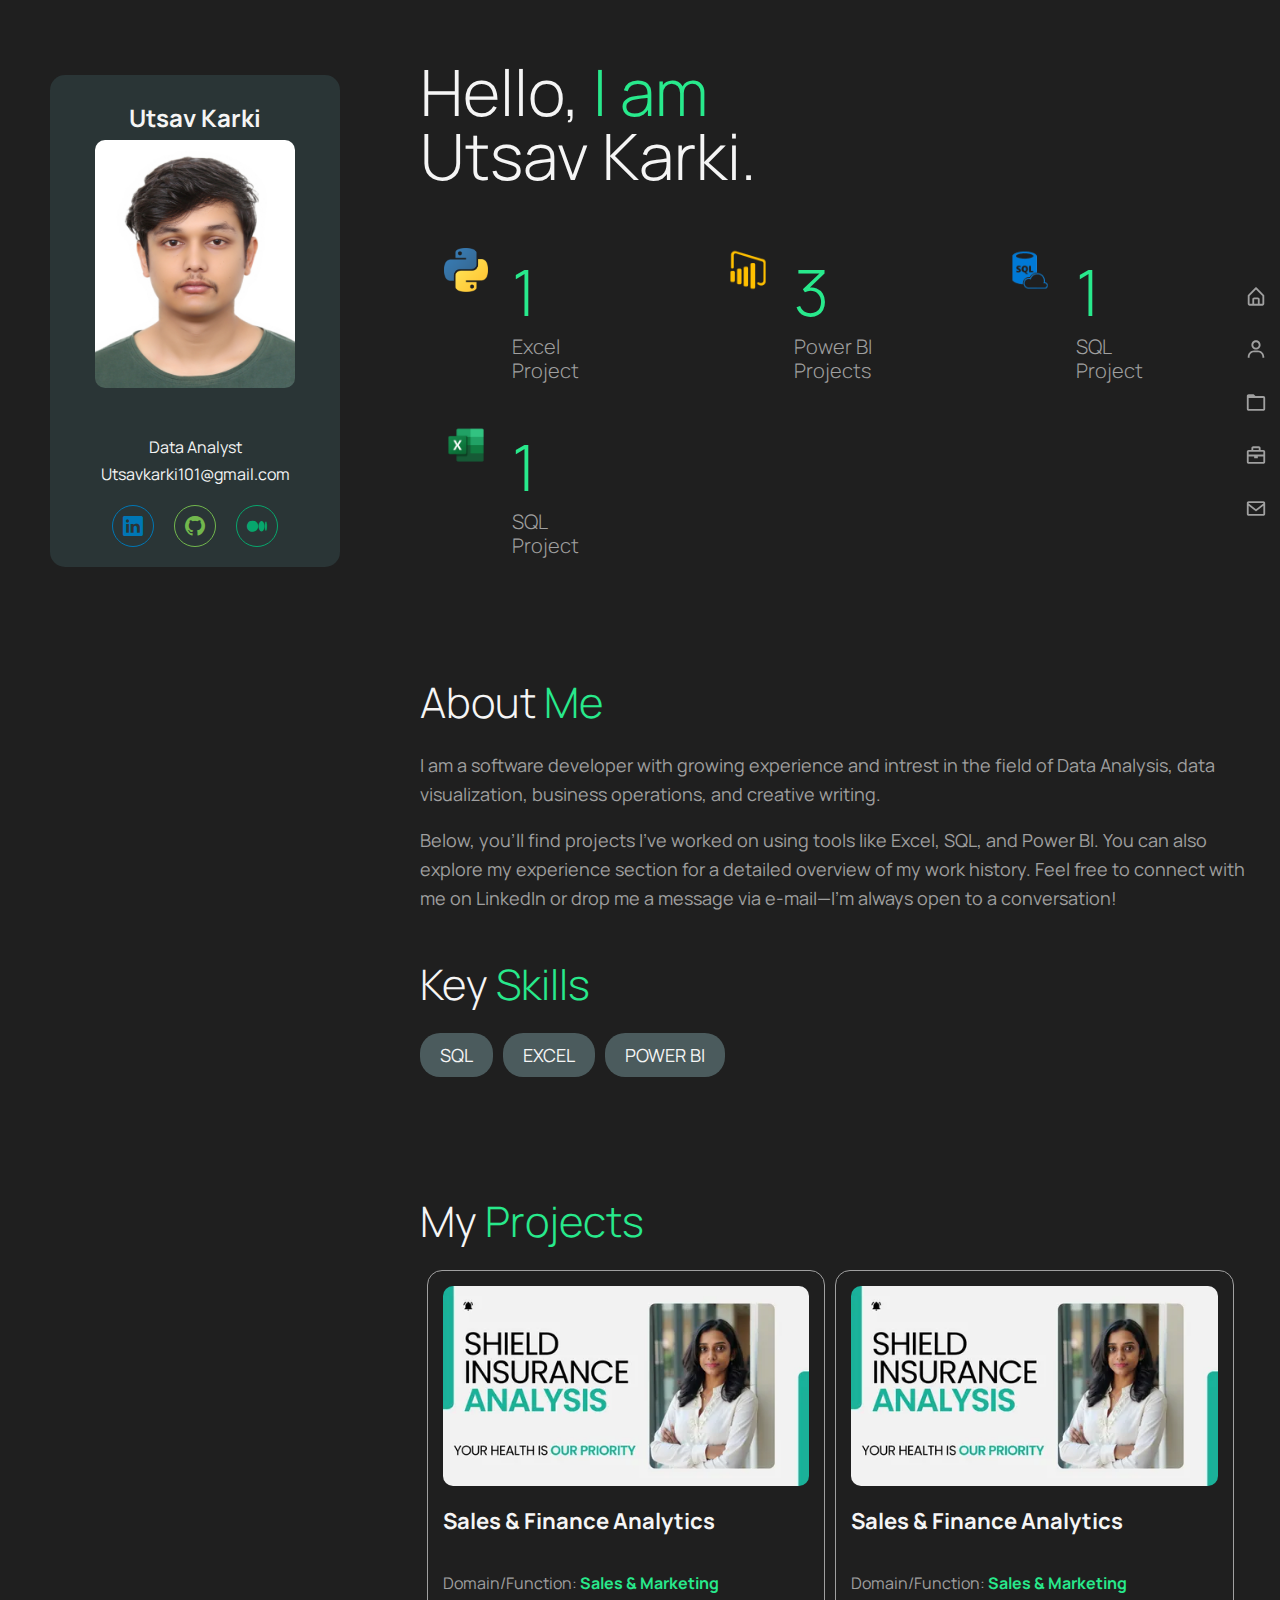
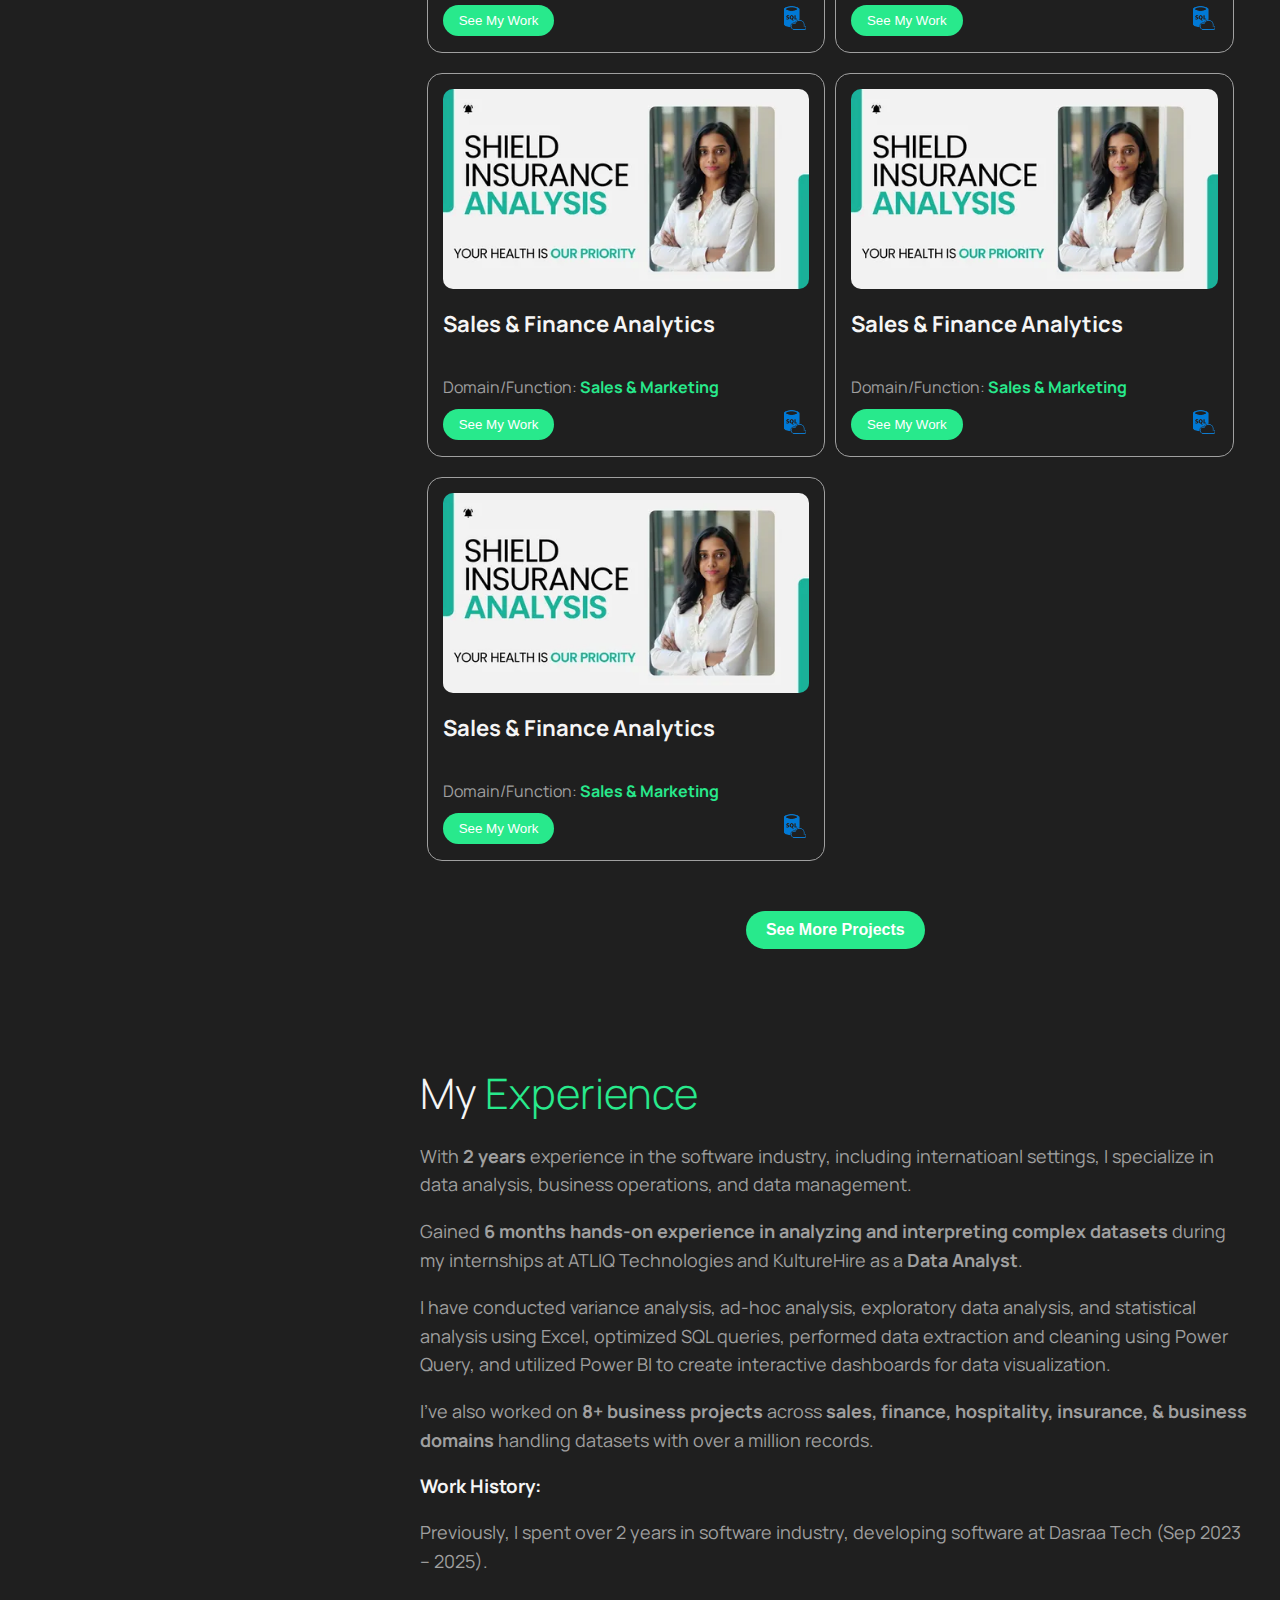
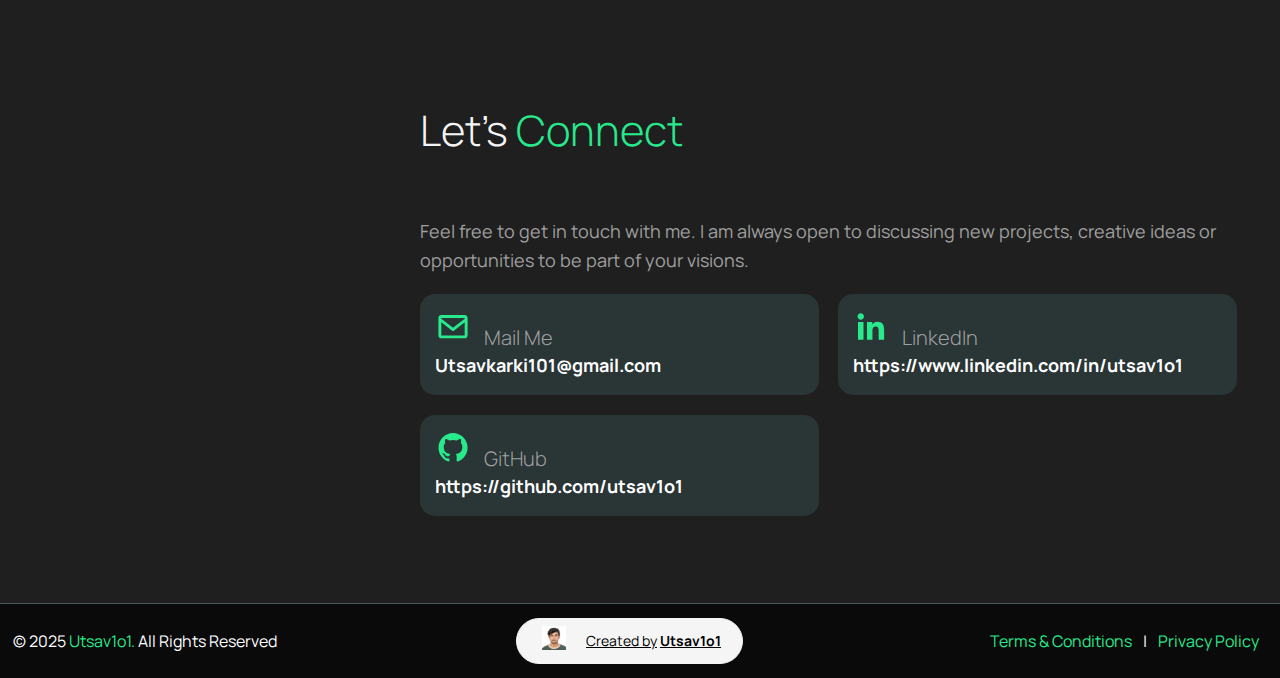
<file: index.html>
<!DOCTYPE html>
<html lang="en">

<head>
    <meta charset="UTF-8">
    <meta name="viewport" content="width=device-width, initial-scale=1.0">
    <title>Utsav Karki - Data Analyst</title>
    <link rel="stylesheet" href="https://cdn.jsdelivr.net/npm/bootstrap-icons@1.10.5/font/bootstrap-icons.css">
    <link rel="stylesheet" href="style.css">

</head>

<body>
    <div class="page-wrapper">
        <div class="port-menu">
            <a href="#home" class="menu-bt">
                <p>Home</p>
                <div class="icon">
                    <!-- Your Home Icon -->
                    <svg viewBox="0 0 22 22" fill="none" xmlns="http://www.w3.org/2000/svg">
                        <path
                            d="M4.58626 20.1666H8.25293H13.7529H17.4196C18.4307 20.1666 19.2529 19.3443 19.2529 18.3332V10.0832C19.2529 9.84032 19.1567 9.60657 18.9843 9.43515L11.651 2.10182C11.2926 1.7434 10.7133 1.7434 10.3548 2.10182L3.02151 9.43515C2.84918 9.60657 2.75293 9.84032 2.75293 10.0832V18.3332C2.75293 19.3443 3.57518 20.1666 4.58626 20.1666ZM9.1696 18.3332V13.7499H12.8363V18.3332H9.1696ZM4.58626 10.4627L11.0029 4.04607L17.4196 10.4627L17.4205 18.3332H14.6696V13.7499C14.6696 12.7388 13.8473 11.9166 12.8363 11.9166H9.1696C8.15851 11.9166 7.33626 12.7388 7.33626 13.7499V18.3332H4.58626V10.4627Z"
                            fill="currentColor" />
                    </svg>
                </div>
            </a>
            <a href="#about" class="menu-bt">
                <p>About</p>
                <div class="icon">
                    <svg width="22" height="22" viewBox="0 0 22 22" fill="none" xmlns="http://www.w3.org/2000/svg">
                        <path fill-rule="evenodd" clip-rule="evenodd"
                            d="M6.41667 6.41659C6.41667 3.88934 8.47275 1.83325 11 1.83325C13.5273 1.83325 15.5833 3.88934 15.5833 6.41659C15.5833 8.94383 13.5273 10.9999 11 10.9999C8.47275 10.9999 6.41667 8.94383 6.41667 6.41659ZM11 9.16658C9.48122 9.16658 8.25 7.93537 8.25 6.41659C8.25 4.8978 9.48122 3.66659 11 3.66659C12.5188 3.66659 13.75 4.8978 13.75 6.41659C13.75 7.93537 12.5188 9.16658 11 9.16658Z"
                            fill="currentColor"></path>
                        <path
                            d="M19.25 18.3333V19.2499H17.4167V18.3333C17.4167 15.806 15.3606 13.7499 12.8333 13.7499H9.16667C6.63942 13.7499 4.58333 15.806 4.58333 18.3333V19.2499H2.75V18.3333C2.75 14.7958 5.62833 11.9166 9.16667 11.9166H12.8333C16.3708 11.9166 19.25 14.7958 19.25 18.3333Z"
                            fill="currentColor"></path>
                    </svg>
                </div>
            </a>
            <a href="#project" class="menu-bt">
                <p>Projects</p>
                <div class="icon">
                    <svg width="22" height="22" viewBox="0 0 22 22" fill="none" xmlns="http://www.w3.org/2000/svg">
                        <path
                            d="M18.3335 4.58333H10.463L8.89825 3.01858C8.72683 2.84625 8.49308 2.75 8.25016 2.75H3.66683C2.65575 2.75 1.8335 3.57225 1.8335 4.58333V17.4167C1.8335 18.4278 2.65575 19.25 3.66683 19.25H18.3335C19.3446 19.25 20.1668 18.4278 20.1668 17.4167V6.41667C20.1668 5.40558 19.3446 4.58333 18.3335 4.58333ZM3.66683 17.4167V6.41667H10.0835H11.0002H18.3335L18.3353 17.4167H3.66683Z"
                            fill="currentColor"></path>
                    </svg>
                </div>
            </a>
            <a href="#experience" class="menu-bt">
                <p>My Experience</p>
                <div class="icon">
                    <svg width="22" height="22" viewBox="0 0 22 22" fill="none" xmlns="http://www.w3.org/2000/svg">
                        <path
                            d="M18.3333 5.49992H15.5833V3.66659C15.5833 2.6555 14.7611 1.83325 13.75 1.83325H8.24998C7.2389 1.83325 6.41665 2.6555 6.41665 3.66659V5.49992H3.66665C2.65556 5.49992 1.83331 6.32217 1.83331 7.33325V17.4166C1.83331 18.4277 2.65556 19.2499 3.66665 19.2499H18.3333C19.3444 19.2499 20.1666 18.4277 20.1666 17.4166V7.33325C20.1666 6.32217 19.3444 5.49992 18.3333 5.49992ZM13.75 3.66659V5.49992H8.24998V3.66659H13.75ZM7.33331 7.33325H14.6666H18.3333V10.0833H3.66665V7.33325H7.33331ZM3.66665 17.4166V11.9166H9.16665V13.7499H12.8333V11.9166H18.3333L18.3342 17.4166H3.66665Z"
                            fill="currentColor"></path>
                    </svg>
                </div>
            </a>
            <a href="#contact" class="menu-bt">
                <p>Contact</p>
                <div class="icon">
                    <svg width="22" height="22" viewBox="0 0 22 22" fill="none" xmlns="http://www.w3.org/2000/svg">
                        <path
                            d="M18.3335 3.66675H3.66683C2.65575 3.66675 1.8335 4.489 1.8335 5.50008V16.5001C1.8335 17.5112 2.65575 18.3334 3.66683 18.3334H18.3335C19.3446 18.3334 20.1668 17.5112 20.1668 16.5001V5.50008C20.1668 4.489 19.3446 3.66675 18.3335 3.66675ZM18.3335 5.50008V5.9685L11.0002 11.6729L3.66683 5.96941V5.50008H18.3335ZM3.66683 16.5001V8.29041L10.4373 13.5567C10.6023 13.6859 10.8012 13.7501 11.0002 13.7501C11.1991 13.7501 11.398 13.6859 11.563 13.5567L18.3335 8.29041L18.3353 16.5001H3.66683Z"
                            fill="currentColor"></path>
                    </svg>
                </div>
            </a>
        </div>

        <div class="user_info_block">
            <h4>Utsav Karki</h4>
            <img src="/imgs/profile_pic/utsavkarkipp.jpg" alt="Profile Picture">
            <p>Data Analyst</p>
            <p>Utsavkarki101@gmail.com</p>
            <div class="social-icons">
                <a href="https://www.linkedin.com/in/utsav-karki-5675021a4/" target="_blank" class="linkedin"
                    aria-label="LinkedIn">
                    <i class="bi bi-linkedin"></i>
                </a>
                <a href="https://github.com/utsav1o1" target="_blank" class="github" aria-label="GitHub">
                    <i class="bi bi-github"></i>
                </a>
                <a href="https://medium.com/@SoulfulThoughts" target="_blank" class="medium" aria-label="Medium">
                    <i class="bi bi-medium"></i>
                </a>
            </div>
        </div>

        <div class="main-content">
            <section class="section" id="home">
                <h1>Hello, <span class="text-success-new">I am</span><br>Utsav Karki.</h1>

                <div class="stats-container">
                    <div class="stats-item">
                        <div class="icon-wrapper">
                            <img src="/imgs/logo/python.png" alt="Excel Icon"
                                class="stats-icon">
                        </div>
                        <div class="text-wrapper">
                            <h2 class="stats-number">1</h2>
                            <p class="stats-label">Excel<br>Project</p>
                        </div>
                    </div>
                    <div class="stats-item">
                        <div class="icon-wrapper">
                            <img src="/imgs/logo/pow-b.png" alt="Power BI Icon"
                                class="stats-icon">
                        </div>
                        <div class="text-wrapper">
                            <h2 class="stats-number">3</h2>
                            <p class="stats-label">Power BI<br>Projects</p>
                        </div>
                    </div>
                    <div class="stats-item">
                        <div class="icon-wrapper">
                            <img src="/imgs/logo/sql-b.png" alt="SQL Icon"
                                class="stats-icon">
                        </div>
                        <div class="text-wrapper">
                            <h2 class="stats-number">1</h2>
                            <p class="stats-label">SQL<br>Project</p>
                        </div>

                    </div>
                    <div class="stats-item">
                        <div class="icon-wrapper">
                            <img src="/imgs/logo/exl-b.png" alt="SQL Icon"
                                class="stats-icon">
                        </div>
                        <div class="text-wrapper">
                            <h2 class="stats-number">1</h2>
                            <p class="stats-label">SQL<br>Project</p>
                        </div>

                    </div>
                </div>
            </section>

            <section class="section about" id="about">
                <h2 class="section-title">About <span class="text-success-new">Me</span></h2>
                <p>I am a software developer with growing experience and intrest in the field of Data Analysis, data
                    visualization, business operations, and creative writing.</p>
                <p>Below, you'll find projects I've worked on using tools like Excel, SQL, and Power BI. You can also
                    explore my experience section for a detailed overview of my work history. Feel free to connect with
                    me
                    on LinkedIn or drop me a message via e-mail—I'm always open to a conversation!</p>
                <h3 class="section-title">Key <span class="text-success-new">Skills</span></h3>
                <div class="skills">
                    <div>SQL</div>
                    <div>Excel</div>
                    <div>Power BI</div>
                </div>
            </section>

            <section class="section projects" id="project">
                <h2 class="section-title">My <span class="text-success-new">Projects</span></h2>

                <div class="project-card">
                    <img src="/imgs/project_img/366fff1f97.webp" alt="Sales & Finance Analytics">
                    <h3>Sales & Finance Analytics</h3>
                    <p>Domain/Function: <span class="text-success-new">Sales & Marketing</span></p>
                    <div class="project-actions">
                        <button>See My Work</button>
                        <a href="https://your-link.com" target="_blank" class="tech-logo">
                            <img src="./imgs/logo/sql-b.png" alt="SQL Logo">
                        </a>
                    </div>
                </div>
                <div class="project-card">
                    <img src="/imgs/project_img/366fff1f97.webp" alt="Sales & Finance Analytics">
                    <h3>Sales & Finance Analytics</h3>
                    <p>Domain/Function: <span class="text-success-new">Sales & Marketing</span></p>
                    <div class="project-actions">
                        <button>See My Work</button>
                        <a href="https://your-link.com" target="_blank" class="tech-logo">
                            <img src="./imgs/logo/sql-b.png" alt="SQL Logo">
                        </a>
                    </div>
                </div>
                <div class="project-card">
                    <img src="/imgs/project_img/366fff1f97.webp" alt="Sales & Finance Analytics">
                    <h3>Sales & Finance Analytics</h3>
                    <p>Domain/Function: <span class="text-success-new">Sales & Marketing</span></p>
                    <div class="project-actions">
                        <button>See My Work</button>
                        <a href="https://your-link.com" target="_blank" class="tech-logo">
                            <img src="./imgs/logo/sql-b.png" alt="SQL Logo">
                        </a>
                    </div>
                </div>
                <div class="project-card">
                    <img src="/imgs/project_img/366fff1f97.webp" alt="Sales & Finance Analytics">
                    <h3>Sales & Finance Analytics</h3>
                    <p>Domain/Function: <span class="text-success-new">Sales & Marketing</span></p>
                    <div class="project-actions">
                        <button>See My Work</button>
                        <a href="https://your-link.com" target="_blank" class="tech-logo">
                            <img src="./imgs/logo/sql-b.png" alt="SQL Logo">
                        </a>
                    </div>
                </div>
                <div class="project-card">
                    <img src="/imgs/project_img/366fff1f97.webp" alt="Sales & Finance Analytics">
                    <h3>Sales & Finance Analytics</h3>
                    <p>Domain/Function: <span class="text-success-new">Sales & Marketing</span></p>
                    <div class="project-actions">
                        <button>See My Work</button>
                        <a href="https://your-link.com" target="_blank" class="tech-logo">
                            <img src="./imgs/logo/sql-b.png" alt="SQL Logo">
                        </a>
                    </div>
                </div>

             

                <div class="more-projects">
                    <a href="/projects.html" target="_blank">
                        <button class="more-btn">See More Projects</button>
                    </a>
                </div>
            </section>

            <section class="section experience" id="experience">
                <h2 class="section-title">My <span class="text-success-new">Experience</span></h2>
                <p>With <b>2 years</b> experience in the software industry, including internatioanl settings, I
                    specialize in data analysis, business operations, and data management.</p>
                <p>Gained <b>6 months hands-on experience in analyzing and interpreting complex datasets</b> during my
                    internships at ATLIQ Technologies and KultureHire as a <b>Data Analyst</b>.</p>
                <p>I have conducted variance analysis, ad-hoc analysis, exploratory data analysis, and statistical
                    analysis
                    using Excel, optimized SQL queries, performed data extraction and cleaning using Power Query, and
                    utilized Power BI to create interactive dashboards for data visualization.</p>
                <p>I've also worked on <b>8+ business projects</b> across <b>sales, finance, hospitality, insurance, &
                        business domains</b> handling datasets with over a million records.</p>
                <h3>Work History:</h3>
                <p>Previously, I spent over 2 years in software industry, developing software at
                    Dasraa Tech (Sep 2023 – 2025).</p>
            </section>

            <section class="section contact" id="contact">
                <h2 class="section-title">Let's <span class="text-success-new">Connect</span></h2>
                <p>Feel free to get in touch with me. I am always open to discussing new projects, creative ideas or
                    opportunities to be part of your visions.</p>
                <div class="contact-container">
                    <div class="contact-box">
                        <div class="icon-text">
                            <svg width="36" height="37" fill="#28E98C" viewBox="0 0 36 37"
                                xmlns="http://www.w3.org/2000/svg">
                                <path
                                    d="M30 6.16357H6C4.3455 6.16357 3 7.50907 3 9.16357V27.1636C3 28.8181 4.3455 30.1636 6 30.1636H30C31.6545 30.1636 33 28.8181 33 27.1636V9.16357C33 7.50907 31.6545 6.16357 30 6.16357ZM30 9.16357V9.93007L18 19.2646L6 9.93157V9.16357H30ZM6 27.1636V13.7296L17.079 22.3471C17.349 22.5586 17.6745 22.6636 18 22.6636C18.3255 22.6636 18.651 22.5586 18.921 22.3471L30 13.7296L30.003 27.1636H6Z" />
                            </svg>
                            <span>Mail Me</span>
                        </div>
                        <p class="link-text">Utsavkarki101@gmail.com</p>
                    </div>

                    <div class="contact-box">
                        <div class="icon-text">
                            <svg width="36" height="37" fill="#28E98C" viewBox="0 0 36 37"
                                xmlns="http://www.w3.org/2000/svg">
                                <path
                                    d="M7.4745 10.959C9.2871 10.959 10.7565 9.48962 10.7565 7.67702C10.7565 5.86442 9.2871 4.39502 7.4745 4.39502C5.66191 4.39502 4.1925 5.86442 4.1925 7.67702C4.1925 9.48962 5.66191 10.959 7.4745 10.959Z" />
                                <path
                                    d="M13.8555 13.4461V31.6546H19.509V22.6501C19.509 20.2741 19.956 17.9731 22.902 17.9731C25.8075 17.9731 25.8435 20.6896 25.8435 22.8001V31.6561H31.5V21.6706C31.5 16.7656 30.444 12.9961 24.711 12.9961C21.9585 12.9961 20.1135 14.5066 19.359 15.9361H19.2825V13.4461H13.8555V13.4461ZM4.6425 13.4461H10.305V31.6546H4.6425V13.4461Z" />
                            </svg>
                            <span>LinkedIn</span>
                        </div>
                        <p class="link-text">https://www.linkedin.com/in/utsav1o1</p>
                    </div>

                    <div class="contact-box">
                        <div class="icon-text">
                            <svg width="36" height="37" fill="#28E98C" viewBox="0 0 36 37"
                                xmlns="http://www.w3.org/2000/svg">
                                <path fill-rule="evenodd" clip-rule="evenodd"
                                    d="M18.039 3.16357C9.7755 3.16357 3.078 9.86107 3.078 18.1246C3.078 24.7336 7.3635 30.3421 13.3095 32.3221C14.058 32.4571 14.328 31.9966 14.328 31.6006C14.328 31.2451 14.316 30.3031 14.3115 29.0566C10.149 29.9596 9.27 27.0496 9.27 27.0496C8.592 25.3216 7.6095 24.8611 7.6095 24.8611C6.252 23.9326 7.713 23.9536 7.713 23.9536C9.216 24.0586 10.0035 25.4956 10.0035 25.4956C11.3385 27.7816 13.5075 27.1216 14.3565 26.7391C14.493 25.7716 14.883 25.1116 15.309 24.7381C11.988 24.3616 8.496 23.0776 8.496 17.3431C8.496 15.7126 9.0795 14.3746 10.032 13.3306C9.8805 12.9511 9.363 11.4286 10.1805 9.37057C10.1805 9.37057 11.436 8.96707 14.2935 10.9021C15.4905 10.5706 16.767 10.4041 18.0375 10.3981C19.311 10.4041 20.589 10.5706 21.7815 10.9021C24.6405 8.96557 25.8945 9.37057 25.8945 9.37057C26.712 11.4286 26.199 12.9511 26.043 13.3306C27.003 14.3746 27.579 15.7111 27.579 17.3431C27.579 23.0926 24.084 24.3556 20.751 24.7261C21.2835 25.1881 21.7635 26.1001 21.7635 27.4951C21.7635 29.4961 21.7455 31.1101 21.7455 31.6006C21.7455 32.0011 22.0125 32.4661 22.776 32.3191C28.719 30.3361 33 24.7321 33 18.1246C33 9.86107 26.3025 3.16357 18.039 3.16357Z" />
                            </svg>
                            <span>GitHub</span>
                        </div>
                        <p class="link-text">https://github.com/utsav1o1</p>
                    </div>
                </div>
            </section>

        </div>
    </div>
    <div class="footer copyright-section">
        <div class="footer-bottom">
            <div class="container">
                <div class="footer-flex">

                    <!-- Copyright -->
                    <p class="copyright">
                        © 2025
                        <a href="https://utsavkarki.com.np" class="text-success" target="_blank">Utsav1o1.</a> All
                        Rights Reserved
                    </p>

                    <!-- Powered by -->
                    <div class="powered-by">
                        <a href="https://utsavkarki.com.np"
                            target="_blank">
                            <img src="/imgs/profile_pic/utsavkarkipp.jpg" alt="Utsav1o1"
                                class="logo-icon">
                        </a>
                        <p class="powered-text">
                            <a href="https://utsavkarki.com.np"
                                class="text-dark" target="_blank">Created by</a>
                            <a href="https://github.com/utsav1o1"
                                class="fw-bold text-dark" target="_blank">Utsav1o1</a>
                        </p>
                    </div>

                    <!-- Links -->
                    <div class="footer-links">
                        <a href="/terms-and-conditions.html" class="text-success" target="_blank">Terms
                            & Conditions</a>
                        <span class="divider">|</span>
                        <a href="/privacy-policy.html" class="text-success" target="_blank">Privacy
                            Policy</a>
                    </div>

                </div>
            </div>
        </div>
    </div>




    <script>
        // Smooth scrolling and active menu highlight
        document.querySelectorAll('.port-menu a').forEach(anchor => {
            anchor.addEventListener('click', function (e) {
                e.preventDefault();
                const targetId = this.getAttribute('href').substring(1);
                const targetElement = document.getElementById(targetId);
                window.scrollTo({
                    top: targetElement.offsetTop - 50,
                    behavior: 'smooth'
                });
                document.querySelectorAll('.port-menu .menu-bt').forEach(link => link.classList.remove('active'));
                this.classList.add('active');
            });

            // Highlight active section on scroll
            window.addEventListener('scroll', () => {
                const sections = document.querySelectorAll('.section');
                let currentSection = '';
                sections.forEach(section => {
                    const sectionTop = section.offsetTop - 100;
                    const sectionBottom = sectionTop + section.offsetHeight;
                    if (window.scrollY >= sectionTop && window.scrollY < sectionBottom) {
                        currentSection = section.getAttribute('id');
                    }
                });
                document.querySelectorAll('.port-menu .menu-bt').forEach(link => {
                    link.classList.remove('active');
                    if (link.getAttribute('href') === `#${currentSection}`) {
                        link.classList.add('active');
                    }
                });
            });
        });
    </script>
</body>

</html>
</file>
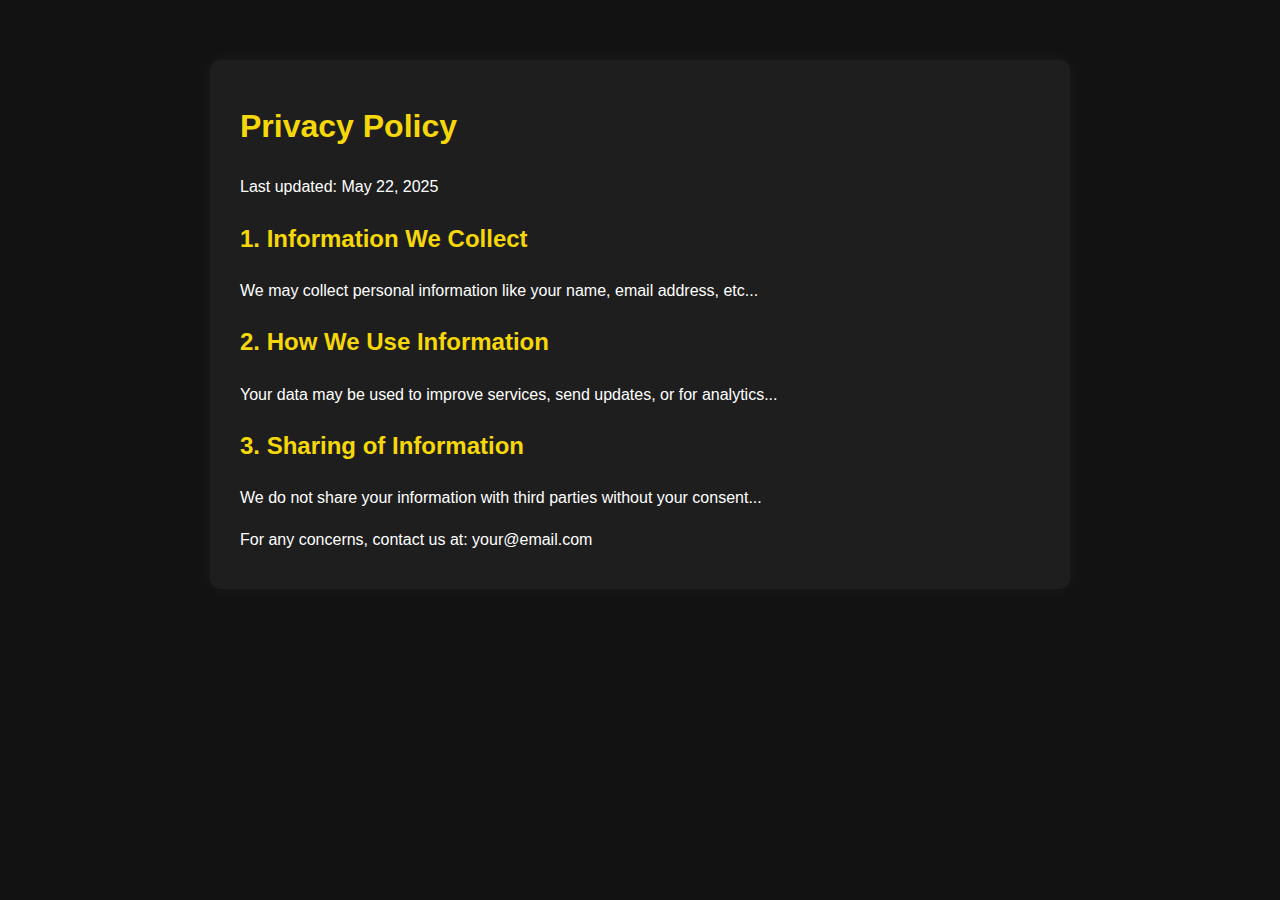
<file: privacy-policy.html>
<!DOCTYPE html>
<html lang="en">
<head>
  <meta charset="UTF-8" />
  <meta name="viewport" content="width=device-width, initial-scale=1.0"/>
  <title>Privacy Policy</title>
  <style>
    body {
        font-family: Arial, sans-serif;
        background-color: #121212;
        color: #ffffff;
        margin: 0;
        padding: 0;
        line-height: 1.6;
      }
      
      .policy-container {
        max-width: 800px;
        margin: 60px auto;
        padding: 20px 30px;
        background-color: #1e1e1e;
        border-radius: 10px;
        box-shadow: 0 0 15px rgba(255, 255, 255, 0.05);
      }
      
      h1, h2 {
        color: #f6d809;
      }
      
      a {
        color: #a4dad2;
        text-decoration: underline;
      }
      
  </style>
</head>
<body>
  <div class="policy-container">
    <h1>Privacy Policy</h1>
    <p>Last updated: May 22, 2025</p>

    <h2>1. Information We Collect</h2>
    <p>We may collect personal information like your name, email address, etc...</p>

    <h2>2. How We Use Information</h2>
    <p>Your data may be used to improve services, send updates, or for analytics...</p>

    <h2>3. Sharing of Information</h2>
    <p>We do not share your information with third parties without your consent...</p>

    <!-- Add more sections as needed -->

    <p>For any concerns, contact us at: your@email.com</p>
  </div>
</body>
</html>
</file>
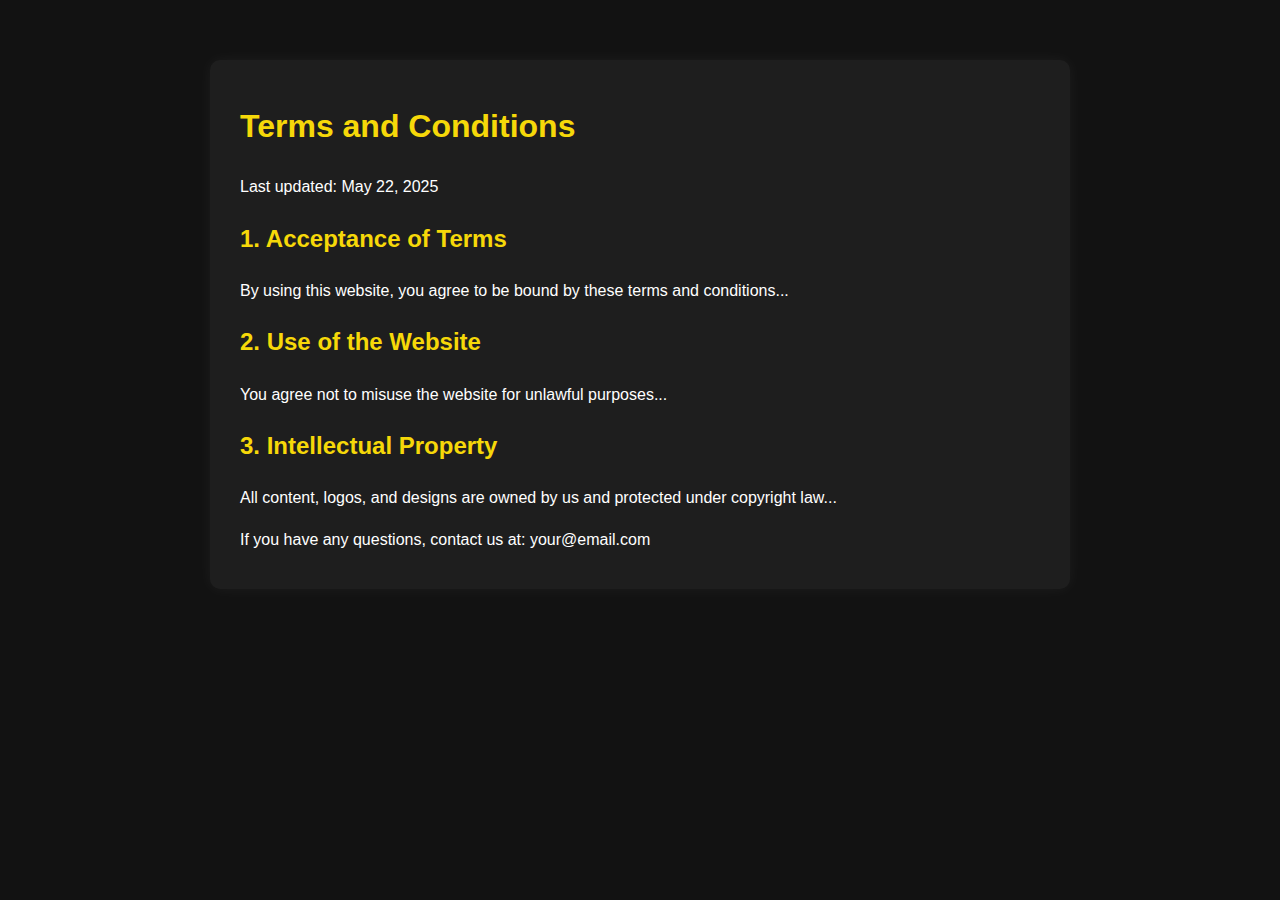
<file: terms-and-conditions.html>
<!DOCTYPE html>
<html lang="en">
<head>
  <meta charset="UTF-8" />
  <meta name="viewport" content="width=device-width, initial-scale=1.0"/>
  <title>Terms and Conditions</title>
  <style>
    body {
        font-family: Arial, sans-serif;
        background-color: #121212;
        color: #ffffff;
        margin: 0;
        padding: 0;
        line-height: 1.6;
      }
      
      .policy-container {
        max-width: 800px;
        margin: 60px auto;
        padding: 20px 30px;
        background-color: #1e1e1e;
        border-radius: 10px;
        box-shadow: 0 0 15px rgba(255, 255, 255, 0.05);
      }
      
      h1, h2 {
        color: #f6d809;
      }
      
      a {
        color: #a4dad2;
        text-decoration: underline;
      }
      
  </style>
</head>
<body>
  <div class="policy-container">
    <h1>Terms and Conditions</h1>
    <p>Last updated: May 22, 2025</p>

    <h2>1. Acceptance of Terms</h2>
    <p>By using this website, you agree to be bound by these terms and conditions...</p>

    <h2>2. Use of the Website</h2>
    <p>You agree not to misuse the website for unlawful purposes...</p>

    <h2>3. Intellectual Property</h2>
    <p>All content, logos, and designs are owned by us and protected under copyright law...</p>

    <!-- Add more sections as needed -->

    <p>If you have any questions, contact us at: your@email.com</p>
  </div>
</body>
</html>
</file>
<file: style.css>
@import url('https://fonts.googleapis.com/css2?family=Jersey+15&family=Manrope:wght@200..800&family=Roboto:ital,wght@0,100;0,300;0,400;0,500;0,700;0,900;1,100;1,300;1,400;1,500;1,700;1,900&family=Rubik+Vinyl&display=swap');


body {
    margin: 0;
    padding: 0;
    background-color: #1F1F1F;
    color: whitesmoke;
    font-family: 'Manrope', sans-serif;
}

.page-wrapper {
    display: flex;
    flex-direction: column;
    min-height: 100vh;
    margin-left: 300px;
    /* leave space for user_info_block */
}


@media (max-width: 768px) {
    .page-wrapper {
        margin-left: 0;
    }

    .user_info_block {
        position: static;
        width: 100%;
    }
}

.port-menu {
    position: fixed;
    top: 45%;
    right: 0.10%;
    transform: translateY(-50%);
    display: flex;
    flex-direction: column;
    gap: 10px;
    z-index: 100;
}

.port-menu .menu-bt {
    display: flex;
    align-items: center;
    justify-content: flex-end;
    text-decoration: none;
    color: #a0a0a0;
    transition: all 0.5s ease-in-out;
    /* From main.min.css */
}

.port-menu .menu-bt.active {
    color: #28E98C;
}

.port-menu .menu-bt:hover {
    color: #3b82f6;
    /* .hover_primary from main.min.css */
}

.port-menu .menu-bt p {
    margin: 0;
    font-size: 16px;
    display: none;
    /* Hidden by default */
}

.port-menu .menu-bt:hover p {
    display: inline;
    /* Show text on hover */
}

.port-menu .menu-bt .icon {
    margin-left: 10px;
}


.menu-bt {
    text-decoration: none;
    color: #000;
    display: flex;
    align-items: center;
    justify-content: flex-start;
    gap: 10px;
    padding: 8px 12px;
    border-radius: 8px;
    transition: background 0.3s;
}


.menu-bt p {
    margin: 0;
    text-decoration: none;
    font-size: 16px;
    font-weight: 500;
}

.icon svg {
    width: 22px;
    height: 22px;
    fill: currentColor;
}

.user_info_block {
    position: fixed;
    top: 75px;
    left: 50px;
    width: 250px;
    background-color: #2a3536;
    padding: 20px;
    border-radius: 15px;
    text-align: center;
}


.user_info_block h4 {
    font-size: 24px;
    font-weight: bold;
    margin: 6px 0;

}

.user_info_block img {
    width: 200px;
    height: 248px;
    border-radius: 10px;
    margin-bottom: 15%;
    object-fit: cover;
}

.user_info_block p {
    margin: 5px 0;
    font-size: 16px;
}

.social-icons {
    display: flex;
    justify-content: center;
    gap: 20px;
    margin-top: 8%;
}

.social-icons a {
    width: 40px;
    height: 40px;
    border-radius: 50%;
    display: flex;
    align-items: center;
    justify-content: center;
    border: 1px solid transparent;
    transition: all 0.3s ease;
    font-size: 20px;
}

.social-icons a i {
    font-size: 20px;
    transition: all 0.3s ease;
}

/* LinkedIn */
.social-icons .linkedin {
    color: #0077B5;
    border-color: #0077B5;
    background-color: transparent;
}

.social-icons .linkedin:hover {
    color: #ffffff;
    background-color: #0077B5;
    border-color: #0077B5;
}

/* GitHub */
.social-icons .github {
    color: #72B84D;
    border-color: #72B84D;
    background-color: transparent;
}

.social-icons .github:hover {
    color: #ffffff;
    background-color: #72B84D;
    border-color: #72B84D;
}

/* Medium */
.social-icons .medium {
    color: #07A76D;
    border-color: #07A76D;
    background-color: transparent;
}

.social-icons .medium:hover {
    color: #ffffff;
    background-color: #07A76D;
    border-color: #07A76D;
}


.main-content {
    /* margin-left: 300px;
    padding: 20px;
    width: calc(100% - 300px);
    box-sizing: border-box; */
    flex: 1;
    /* padding: 20px; */
    margin-right: 3%;
    width: auto;
}

.section {
    padding-bottom: 20px;
    padding-top: 60px;
    padding-left: 120px;
}

.section h1 {
    font-size: 64px;
    font-weight: 300;
    margin: 0;
    line-height: 1;
}

.section h1 .text-success-new {
    color: #28E98C;
}

.section .stats-container {
    display: grid;
    grid-template-columns: repeat(auto-fit, minmax(200px, 1fr));
    gap: 40px;
    padding-left: 24px;
    margin-top: 60px;
}



.section .stats-item {
    display: flex;
    align-items: flex-start;
}

.section .icon-wrapper {
    margin-right: 24px;
}

.section .stats-icon {
    max-width: 44px;
    /* mx-w-px44 interpreted as max-width 44px */
    height: auto;
    display: block;
}

.section .text-wrapper {
    flex-shrink: 0;
    /* flex-shrink-0 */
}

.section .stats-number {
    font-size: 4rem;
    /* fs-64 */
    font-weight: 300;
    /* fw-300 */
    color: #28E98C;
    /* text-success-new */
    margin: 0;
}

.section .stats-label {
    font-size: 20px;
    /* fs-20 */
    font-weight: 300;
    /* fw-300 */
    color: #a0a0a0;
    /* text-gray-300 */
    margin: 0;
    line-height: 1.2;
}

/* Media Queries for Responsiveness */
@media (max-width: 991px) {
    .section .stats-container {
        margin-bottom: 64px;
    }

    .section .stats-item {
        margin-bottom: 96px;
        /* mb-md-24 */
    }

    .section .icon-wrapper {
        margin-right: 40px;
        /* me-10 */
        margin-bottom: 0;
        /* mb-lg-0 */
    }
}

@media (max-width: 767px) {
    .section .stats-container {
        padding-left: 0;
        padding-right: 0;
        margin-bottom: 0;
    }

    .section .stats-item {
        margin-bottom: 0;
    }

    .section .icon-wrapper {
        margin-right: 0;
    }
}

.section-title {
    font-size: 42px;
    font-weight: 300;
    margin-bottom: 20px;
}

.section-title .text-success-new {
    color: #28E98C;
}

.about p,
.experience p,
.contact p {
    color: #a0a0a0;
    line-height: 1.6;
    margin-bottom: 10px;
    font-size: 18px;
}

.skills {
    display: flex;
    flex-wrap: wrap;
    gap: 10px;
}

.skills div {
    background-color: #4b5b5d;
    padding: 10px 20px;
    border-radius: 20px;
    font-size: 18px;
    text-transform: uppercase;
}

.skills div:hover {
    border: 2px solid #28E98C;
    background-color: #3a4a4c;
}

.projects .project-card {
    background-color: #2a353600;
    border: #a0a0a0 1px solid;
    border-radius: 15px;
    padding: 15px;
    margin-bottom: 20px;
    width: 48%;
    display: inline-block;
    vertical-align: top;
    box-sizing: border-box;
    margin-right: 2%;
    /* Adjusted from 2% to 0 for even spacing */
    margin-left: 0.8%;
    /* Reset left margin for even spacing */
    transition: transform 0.3s ease;
    /* Added hover effect */
}


.project-card:hover {
    border: 2px solid #28E98C;
}

.projects .project-card:nth-child(2n) {
    margin-right: 0;
}

.projects .project-card img {
    width: 100%;
    height: 200px;
    object-fit: cover;
    /* Adjusted size */
    border-radius: 10px;
}

.projects .project-card h3 {
    font-size: 22px;
    font-weight: bold;
    margin-top: 15px;
    margin-bottom: 10%;
}

.projects .project-card p {
    color: #a0a0a0;
    margin: 5px 0;
}

.projects .project-card p .text-success-new {
    color: #28E98C;
    font-weight: bold;
}

.projects .project-card button {
    background-color: #28E98C;
    color: white;
    border: none;
    padding: 8px 16px;
    border-radius: 20px;
    cursor: pointer;
    transition: background-color 0.3s ease;
}

.projects .project-card button:hover {
    background-color: #1cc880;
}


.projects .project-actions {
    display: flex;
    justify-content: space-between;
    align-items: center;
    margin-top: 10px;
}


.projects .tech-logo img {
    width: 28px;
    height: 28px;
    border-radius: 6px;
    transition: transform 0.3s ease;
}

.projects .tech-logo img:hover {
    transform: scale(1.1);
}

.more-projects {
    text-align: center;
    margin-top: 30px;
}

.more-btn {
    background-color: #28E98C;
    color: white;
    border: none;
    padding: 10px 20px;
    font-weight: bold;
    border-radius: 25px;
    cursor: pointer;
    font-size: 16px;
    transition: background-color 0.3s ease;
}

.more-btn:hover {
    background-color: #1cc880;
}

.footer {

    background-color: #0a0a0a;
    color: #a0a0a0;
    border-top: 1px solid #4b5b5d;
    text-align: center;
}



.container {
    max-width: 98%;
    margin: 0 auto;
}

.footer-flex {
    display: flex;
    flex-wrap: wrap;
    justify-content: space-between;
    align-items: center;
    text-align: center;
    padding: 10px 0;
}



.copyright {

    color: #fff;
    font-size: 16px;
}

.powered-by {
    display: flex;
    align-items: center;
    gap: 8px;
    background-color: whitesmoke;
    border: whitesmoke 1px solid;
    border-radius: 300px;
    width: 18%;
    justify-content: center;



}

.logo-icon {
    width: 24px;
    height: 24px;
    margin-left: 4px;
    margin-right: 12px;
}

.powered-text {
    font-size: 14px;
    line-height: 1.2;
    color: #000000;
}

.footer-links a {
    font-size: 16px;
    color: #28E98C;
    text-decoration: none;
    margin: 0 8px;
}

.footer-links a:hover {
    text-decoration: underline;
}

.divider {
    color: #fff;
}

.text-success {
    color: #28E98C;
    text-decoration: none;
}

.text-dark {
    color: #000000;
}

.fw-bold {
    font-weight: 700;
}


/* Mobile Responsive */
@media (max-width: 768px) {
    .projects .project-card {
        width: 100%;
        margin: 0 0 20px 0;
        display: block;
    }

    .project-actions {
        flex-direction: row;
        justify-content: space-between;
    }

    .more-btn {
        width: 80%;
    }
}

.contact {
    margin-bottom: 6%;
}

.contact .section-title {
    margin-bottom: 7%;
}

.contact .contact-box {
    background-color: #2a3536;
    border-radius: 15px;
    padding: 15px;
    margin: 10px 0;
    width: 48%;
    display: inline-block;
    vertical-align: top;
    box-sizing: border-box;
    margin-right: 2%;
}

.contact .contact-box:nth-child(2n) {
    margin-right: 0;
}

.contact .contact-box svg {
    width: 36px;
    height: 36px;
    margin-right: 10px;
}

.contact .contact-box p {
    margin: 0;
    font-size: 20px;
    color: #a0a0a0;
}

.contact .contact-box p.link-text {
    font-size: 18px;
    font-weight: bold;
    color: white;
    word-break: break-all;
}

.contact .icon-text span {
    color: #a0a0a0;
    font-weight:300;
    font-size: 1.25rem ;
}


/* Responsive Helpers */
@media (min-width: 768px) {
    .flex-md-nowrap {
        flex-wrap: nowrap;
    }

    .mb-md-0 {
        margin-bottom: 0 !important;
    }
}


@media (max-width: 768px) {
    .user_info_block {
        position: relative;
        width: 80%;
        left: 6%;
        top: 80px;
        margin-bottom: 20px;
    }

    .main-content {
        margin-left: 0;
        width: 100%;
    }

    .port-menu {
        position: fixed;
        top: 25%;
        bottom: 25%;
        right: 90%;
        flex-direction: column;
        transform: none;
        gap: 5px;
    }

    .port-menu .menu-bt {
        padding: 5px;
    }

    .port-menu .menu-bt p {
        font-size: 14px;
    }

    .port-menu .menu-bt .icon svg {
        width: 18px;
        height: 18px;
    }

    .projects .project-card,
    .contact .contact-box {
        width: 100%;
        margin-right: 0;
    }

    .section h1 {
        font-size: 42px;
    }

    .section .stats h2 {
        font-size: 24px;
    }

    .section .stats p {
        font-size: 14px;
    }
}
</file>
